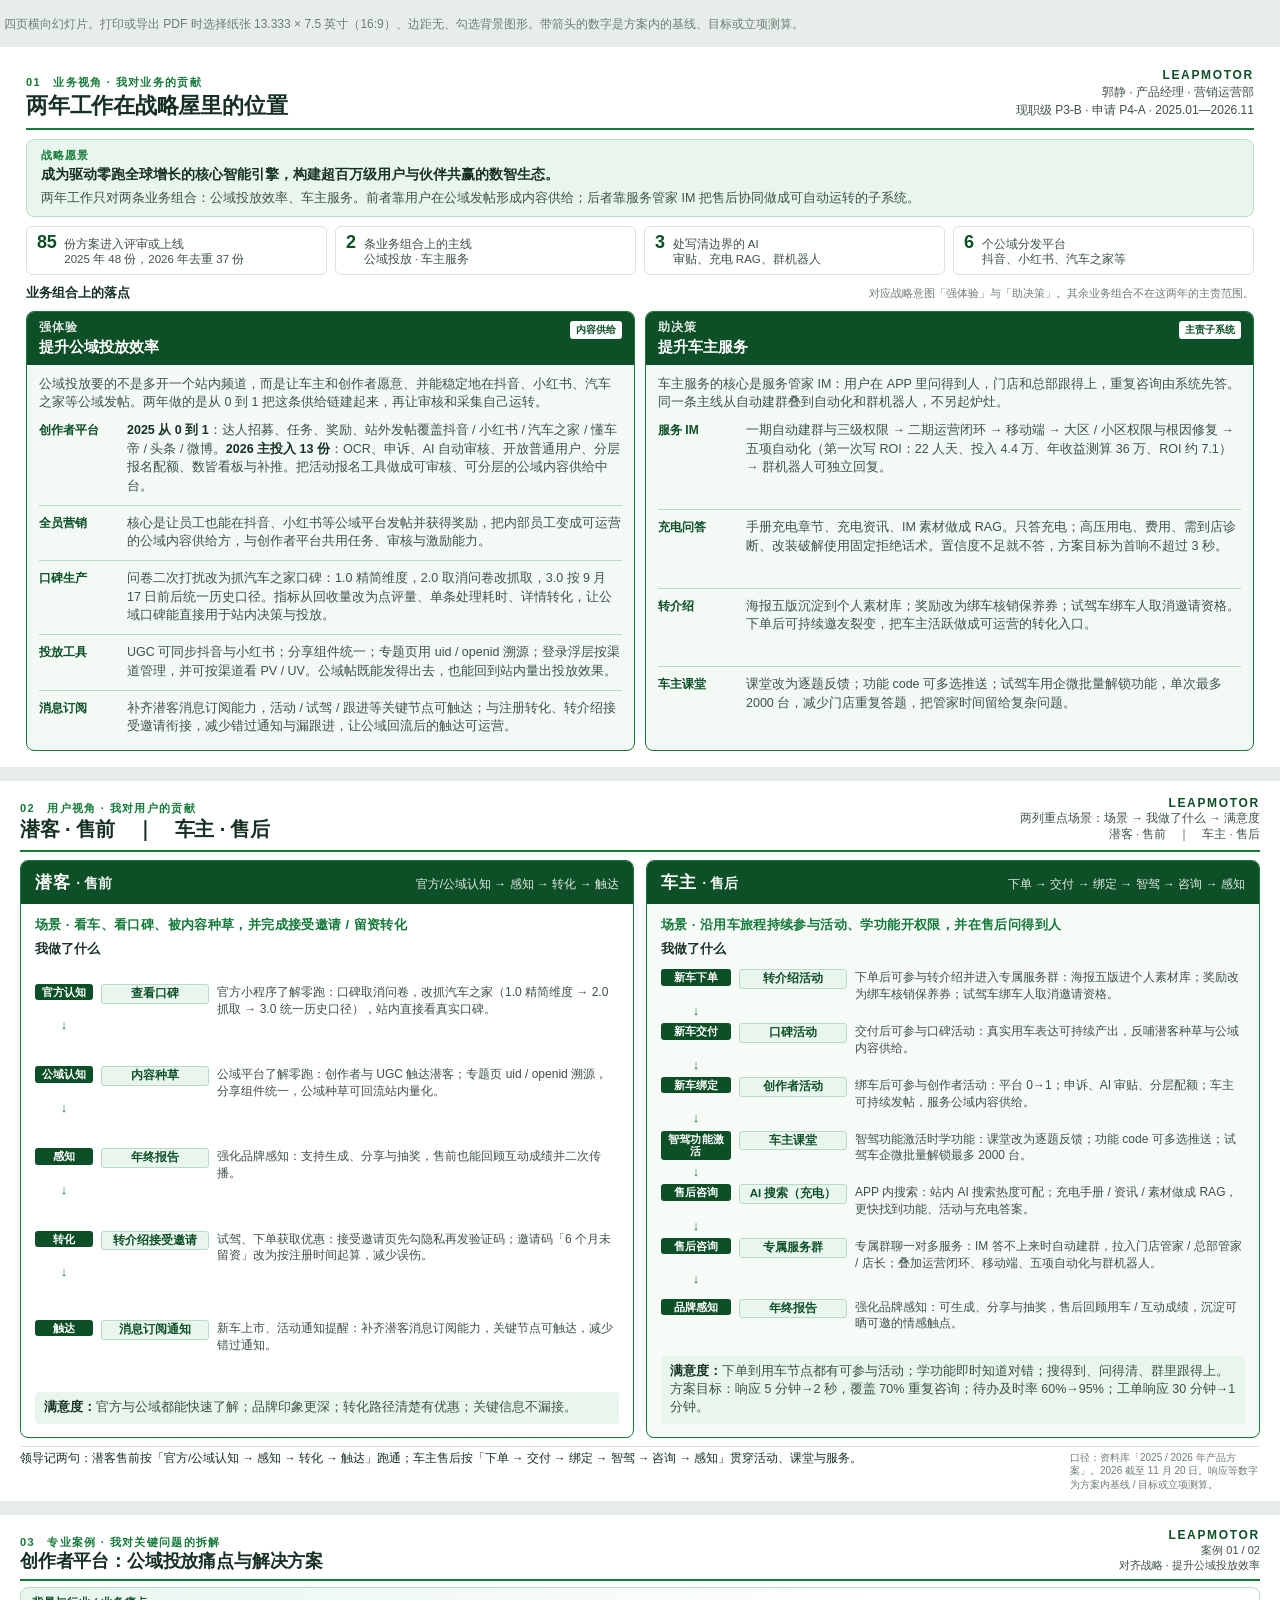
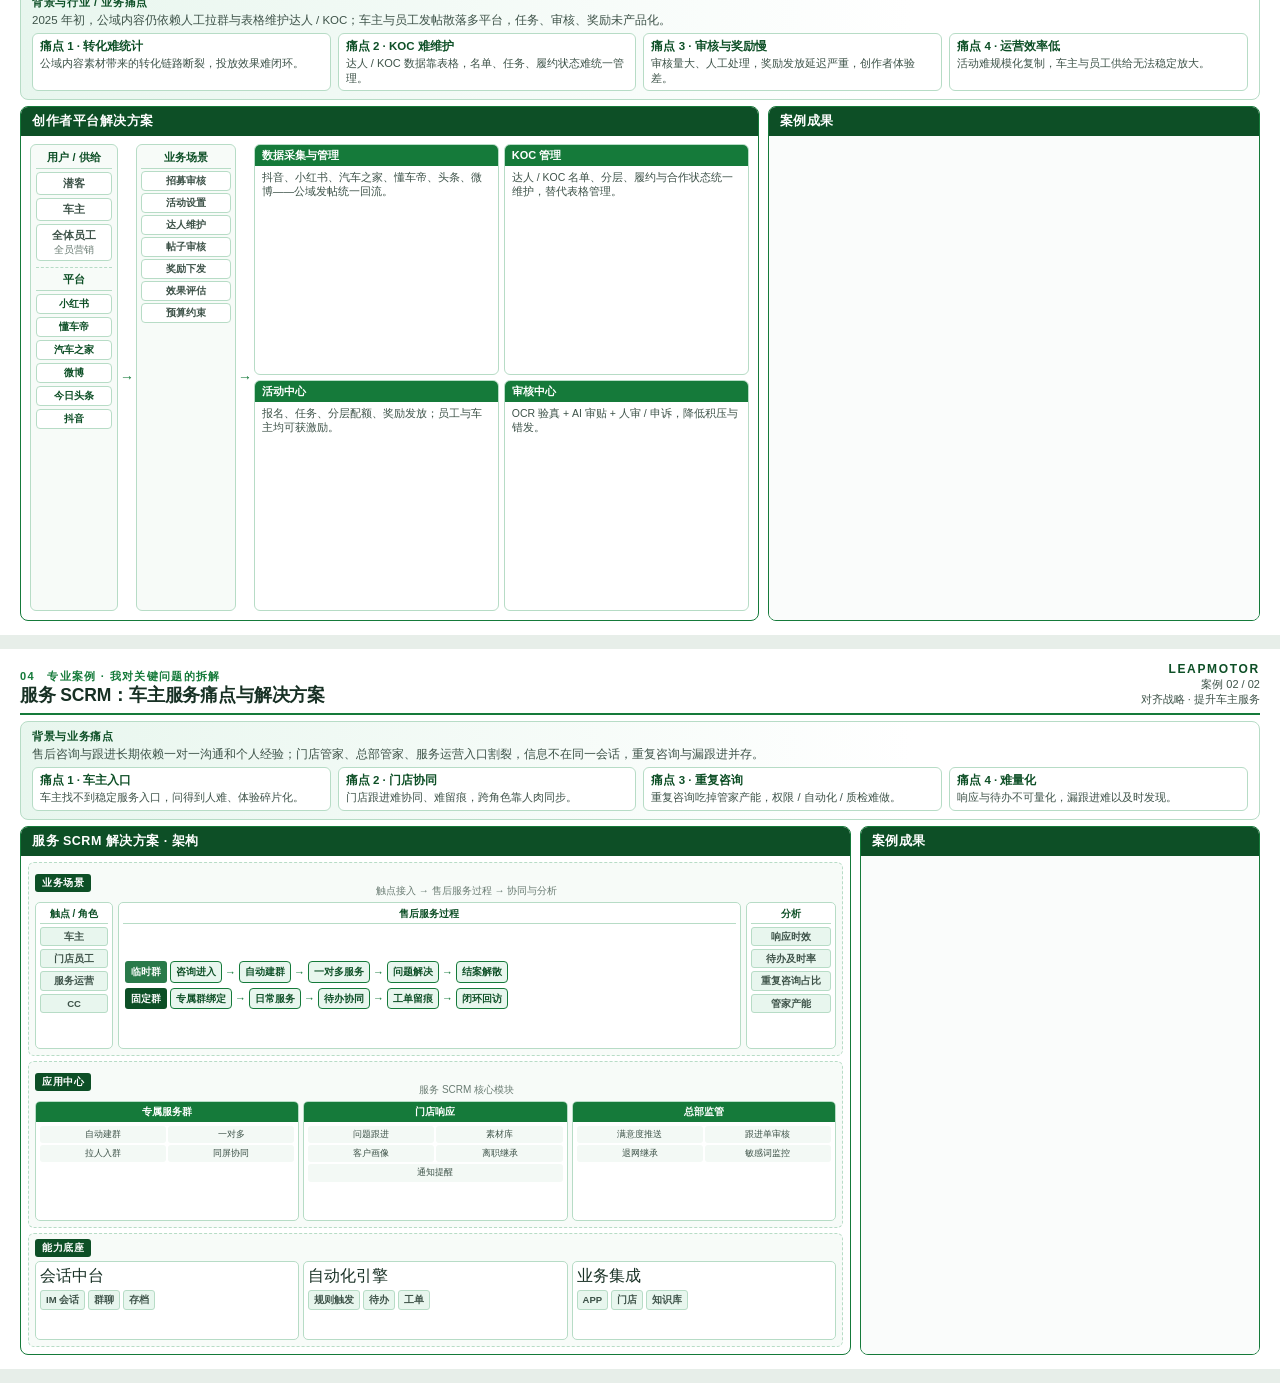
<file: strategy-work-summary.html>
<!DOCTYPE html>
<html lang="zh-CN">
<head>
<meta charset="utf-8">
<meta name="viewport" content="width=device-width, initial-scale=1">
<title>两年工作总结 · 战略对齐 · 郭静</title>
<style>
  :root {
    --g: #157a3a;
    --gd: #0d4f26;
    --gs: #e8f6ee;
    --gm: #b7dcc6;
    --ink: #173024;
    --ink2: #3d5248;
    --ink3: #6b7d74;
    --line: #d5e5db;
    --paper: #ffffff;
    --bg: #e7eee9;
  }
  * { box-sizing: border-box; }
  html, body { margin: 0; padding: 0; }
  body {
    background: var(--bg);
    color: var(--ink);
    font-family: "PingFang SC", "Microsoft YaHei", "Noto Sans SC", "WenQuanYi Micro Hei", "Droid Sans Fallback", sans-serif;
    -webkit-font-smoothing: antialiased;
  }
  @page { size: 13.333in 7.5in; margin: 0; }
  .hint {
    max-width: 13.333in;
    margin: 16px auto 0;
    color: var(--ink3);
    font-size: 12px;
    padding: 0 4px;
  }
  .page {
    width: 13.333in;
    height: 7.5in;
    margin: 14px auto;
    background: var(--paper);
    padding: 20px 26px 16px;
    display: flex;
    flex-direction: column;
    gap: 9px;
    overflow: hidden;
    page-break-after: always;
    break-after: page;
  }
  .page:last-child { page-break-after: auto; break-after: auto; }
  @media print {
    body { background: white; }
    .hint { display: none; }
    .page { margin: 0; }
  }
  * { -webkit-print-color-adjust: exact; print-color-adjust: exact; }

  .top { display: flex; justify-content: space-between; align-items: flex-end; gap: 16px; }
  .kicker {
    font-size: 11px;
    letter-spacing: .12em;
    color: var(--g);
    font-weight: 650;
  }
  h1 {
    margin: 2px 0 0;
    font-size: 22px;
    line-height: 1.25;
    font-weight: 700;
    letter-spacing: -.01em;
  }
  .who { text-align: right; font-size: 12px; color: var(--ink2); line-height: 1.45; }
  .who b {
    display: block;
    color: var(--gd);
    letter-spacing: .14em;
    font-size: 12px;
    font-weight: 750;
  }
  .rule { height: 2px; background: var(--g); border: 0; margin: 0; }

  .roof {
    background: var(--gs);
    border: 1px solid var(--gm);
    border-radius: 8px;
    padding: 8px 14px 9px;
  }
  .roof .lab { font-size: 11px; color: var(--g); font-weight: 700; letter-spacing: .08em; }
  .roof h2 { margin: 2px 0 4px; font-size: 14px; font-weight: 650; line-height: 1.4; }
  .roof p { margin: 0; font-size: 12.5px; color: var(--ink2); line-height: 1.45; }

  .stats { display: grid; grid-template-columns: repeat(4, 1fr); gap: 8px; }
  .stat {
    border: 1px solid var(--line);
    border-radius: 6px;
    padding: 5px 10px 6px;
    display: flex;
    align-items: baseline;
    gap: 8px;
  }
  .stat .n {
    font-variant-numeric: tabular-nums;
    font-size: 18px;
    font-weight: 720;
    color: var(--gd);
    letter-spacing: -.02em;
  }
  .stat .l { font-size: 11.5px; color: var(--ink2); line-height: 1.35; }

  .sec {
    display: flex;
    align-items: baseline;
    justify-content: space-between;
    gap: 12px;
  }
  .sec h3 { margin: 0; font-size: 13px; font-weight: 700; }
  .sec span { font-size: 11px; color: var(--ink3); }

  .two {
    flex: 1;
    min-height: 0;
    display: grid;
    grid-template-columns: 1fr 1fr;
    gap: 10px;
  }
  .pillar {
    border: 1px solid var(--g);
    border-radius: 8px;
    background: #f3faf6;
    display: flex;
    flex-direction: column;
    min-width: 0;
    overflow: hidden;
  }
  .pillar-hd {
    background: var(--gd);
    color: #fff;
    padding: 7px 12px 8px;
    display: flex;
    align-items: flex-start;
    justify-content: space-between;
    gap: 10px;
  }
  .pillar-hd .intent { font-size: 12px; letter-spacing: .08em; font-weight: 650; opacity: .88; }
  .pillar-hd h3 { margin: 2px 0 0; font-size: 15px; font-weight: 750; line-height: 1.25; }
  .pillar-hd .flag {
    flex-shrink: 0;
    font-size: 10px;
    color: var(--gd);
    background: #fff;
    border-radius: 3px;
    padding: 2px 6px;
    font-weight: 700;
    margin-top: 2px;
  }
  .pillar-bd {
    padding: 10px 12px 12px;
    display: flex;
    flex-direction: column;
    gap: 9px;
    flex: 1;
  }
  .why { margin: 0; font-size: 12.5px; line-height: 1.5; color: var(--ink2); }
  .lines { display: grid; gap: 8px; flex: 1; }
  .line {
    display: grid;
    grid-template-columns: 78px 1fr;
    gap: 10px;
    align-items: start;
    padding-bottom: 7px;
    border-bottom: 1px solid var(--gm);
  }
  .line:last-child { border-bottom: 0; padding-bottom: 0; }
  .line .tag {
    font-size: 12px;
    font-weight: 750;
    color: var(--gd);
    line-height: 1.35;
    padding-top: 1px;
  }
  .line p { margin: 0; font-size: 12.5px; line-height: 1.48; color: var(--ink2); }
  .line b { color: var(--ink); font-weight: 680; }

  /* page 2 compact */
  .page-user {
    padding: 14px 20px 10px;
    gap: 8px;
  }
  .page-user h1 { font-size: 20px; margin-top: 1px; }
  .page-user .who { font-size: 11.5px; line-height: 1.35; }
  .page-user .sec {
    display: none;
  }
  .page-user .duo {
    flex: 1 1 auto;
    min-height: 0;
    display: grid;
    grid-template-columns: 1fr 1fr;
    gap: 12px;
    align-items: stretch;
  }
  .page-user .duo-card {
    border: 1.5px solid var(--g);
    border-radius: 8px;
    background: #fff;
    display: flex;
    flex-direction: column;
    min-width: 0;
    min-height: 0;
    height: 100%;
    overflow: hidden;
    box-shadow: 0 1px 0 rgba(13,79,38,.06);
  }
  .page-user .duo-card.soft { background: #f7fbf8; }
  .page-user .duo-hd {
    background: var(--gd);
    color: #fff;
    padding: 10px 14px;
    display: flex;
    align-items: baseline;
    justify-content: space-between;
    gap: 10px;
  }
  .page-user .duo-hd .role {
    font-size: 17px;
    font-weight: 750;
    letter-spacing: .08em;
  }
  .page-user .duo-hd .stage {
    font-size: 14px;
    font-weight: 650;
    opacity: .95;
  }
  .page-user .duo-hd em {
    font-style: normal;
    font-size: 12px;
    font-weight: 500;
    opacity: .88;
  }
  .page-user .duo-bd {
    padding: 12px 14px 13px;
    display: flex;
    flex-direction: column;
    gap: 7px;
    flex: 1 1 auto;
    min-height: 0;
  }
  .page-user .duo-bd .scene {
    font-size: 13px;
    font-weight: 750;
    color: var(--g);
    letter-spacing: .03em;
    line-height: 1.4;
  }
  .page-user .duo-bd .do-label {
    margin: 0;
    font-size: 12.5px;
    font-weight: 700;
    color: var(--ink);
  }
  .page-user .duo-bd .do {
    margin: 0;
    padding-left: 0;
    list-style: none;
    font-size: 12.5px;
    line-height: 1.48;
    color: var(--ink2);
    flex: 1 1 auto;
    display: flex;
    flex-direction: column;
    justify-content: flex-start;
    gap: 0;
    min-height: 0;
  }
  .page-user .duo-bd .do li {
    margin: 0;
    flex: 1 1 0;
    display: flex;
    flex-direction: column;
    justify-content: center;
    padding: 2px 0 0;
    border-bottom: 0;
  }
  .page-user .duo-bd .do-flow .row {
    display: grid;
    grid-template-columns: 58px 108px 1fr;
    gap: 8px;
    align-items: start;
  }
  .page-user .duo-bd .do-flow .st {
    display: inline-flex;
    align-items: center;
    justify-content: center;
    font-size: 10.5px;
    font-weight: 750;
    color: #fff;
    background: var(--gd);
    border-radius: 3px;
    padding: 2px 2px;
    letter-spacing: .02em;
    text-align: center;
    line-height: 1.2;
  }
  .page-user .duo-bd .do-flow .k {
    display: inline-flex;
    align-items: center;
    justify-content: center;
    width: 100%;
    box-sizing: border-box;
    margin-right: 0;
    font-size: 11.5px;
    line-height: 1.2;
    color: var(--gd);
    background: var(--gs);
    border: 1px solid var(--gm);
    border-radius: 3px;
    padding: 2px 4px;
    font-weight: 700;
    text-align: center;
  }
  .page-user .duo-bd .do-flow .anno {
    font-size: 12px;
    line-height: 1.4;
    color: var(--ink2);
  }
  .page-user .duo-bd .do-flow .arr {
    display: flex;
    justify-content: center;
    width: 58px;
    color: var(--g);
    font-size: 13px;
    line-height: 1;
    padding: 1px 0 0;
    font-weight: 700;
  }
  .page-user .duo-bd .do:not(.do-flow) .k {
    display: inline-block;
    font-size: 11.5px;
    line-height: 1.2;
    color: var(--gd);
    background: var(--gs);
    border: 1px solid var(--gm);
    border-radius: 3px;
    padding: 2px 7px;
    font-weight: 700;
    margin-right: 5px;
    vertical-align: 1px;
  }
  .page-user .duo-bd .do:not(.do-flow) li {
    display: flex;
    align-items: center;
    flex-direction: row;
    border-bottom: 1px solid var(--line);
    padding: 4px 0;
  }
  .page-user .duo-bd .do:not(.do-flow) li:last-child {
    border-bottom: 0;
  }
  .page-user .duo-card.soft .do-flow .row {
    grid-template-columns: 70px 108px 1fr;
  }
  .page-user .duo-card.soft .do-flow .arr {
    width: 70px;
  }
  .page-user .duo-bd .sat {
    margin: 8px 0 0;
    flex: 0 0 auto;
    font-size: 12.5px;
    line-height: 1.42;
    color: var(--ink2);
    background: var(--gs);
    border-radius: 4px;
    padding: 7px 9px;
  }
  .page-user .duo-bd .sat b {
    color: var(--ink);
    font-weight: 700;
  }
  .page-user .close {
    padding-top: 4px;
    gap: 10px;
    grid-template-columns: 1fr 190px;
  }
  .page-user .close p { font-size: 11.5px; line-height: 1.35; }
  .page-user .close .note { font-size: 10px; }

  /* case pages: reference layout — pain intro + solution | results */
  .page-case {
    padding: 12px 20px 14px;
    gap: 6px;
  }
  .page-case h1 { font-size: 17.5px; margin-top: 1px; }
  .page-case .who { font-size: 11px; line-height: 1.35; }
  .pain-intro {
    border: 1px solid var(--gm);
    border-radius: 8px;
    background: linear-gradient(90deg, var(--gs), #fff 72%);
    padding: 7px 11px 8px;
  }
  .pain-intro .lab {
    font-size: 11px;
    font-weight: 750;
    color: var(--gd);
    letter-spacing: .06em;
    margin-bottom: 3px;
  }
  .pain-intro .bg {
    margin: 0 0 5px;
    font-size: 11.5px;
    line-height: 1.35;
    color: var(--ink2);
  }
  .pain-grid {
    display: grid;
    grid-template-columns: repeat(3, 1fr);
    gap: 7px;
  }
  .pain-grid.four { grid-template-columns: repeat(4, 1fr); }
  .pain-item {
    background: #fff;
    border: 1px solid var(--gm);
    border-radius: 6px;
    padding: 5px 7px;
  }
  .pain-item .n {
    font-size: 11.5px;
    font-weight: 750;
    color: var(--gd);
    margin-bottom: 2px;
  }
  .pain-item p {
    margin: 0;
    font-size: 11px;
    line-height: 1.3;
    color: var(--ink2);
  }
  .case-main {
    flex: 1;
    min-height: 0;
    display: grid;
    grid-template-columns: 1.2fr 0.8fr;
    gap: 9px;
  }
  .panel {
    border: 1.5px solid var(--g);
    border-radius: 8px;
    background: #fff;
    display: flex;
    flex-direction: column;
    min-width: 0;
    min-height: 0;
    overflow: hidden;
  }
  .panel-hd {
    background: var(--gd);
    color: #fff;
    padding: 6px 11px;
    font-size: 12.5px;
    font-weight: 750;
    letter-spacing: .04em;
  }
  .panel-bd {
    padding: 8px 9px 9px;
    display: flex;
    flex-direction: column;
    gap: 7px;
    flex: 1;
    min-height: 0;
  }
  .sol-flow {
    flex: 1;
    min-height: 0;
    display: grid;
    grid-template-columns: 88px 10px 100px 10px 1fr;
    gap: 0 4px;
    align-items: stretch;
  }
  .sol-col {
    border: 1px solid var(--gm);
    border-radius: 6px;
    background: #f7fbf8;
    padding: 5px 5px;
    display: flex;
    flex-direction: column;
    gap: 3px;
    min-height: 0;
  }
  .sol-col .ttl {
    font-size: 11px;
    font-weight: 750;
    color: var(--gd);
    text-align: center;
    padding-bottom: 3px;
    border-bottom: 1px solid var(--gm);
  }
  .sol-col .ttl-sub {
    margin-top: 3px;
    padding-top: 4px;
    border-top: 1px dashed var(--gm);
    border-bottom: 1px solid var(--gm);
  }
  .sol-col .ch {
    font-size: 11px;
    color: var(--ink2);
    background: #fff;
    border: 1px solid var(--gm);
    border-radius: 4px;
    padding: 4px 5px;
    text-align: center;
    font-weight: 650;
    line-height: 1.2;
  }
  .sol-col .ch.plat {
    font-size: 10px;
    font-weight: 600;
    padding: 3px 4px;
    color: var(--gd);
  }
  .sol-col.agents {
    gap: 2px;
    padding: 5px 4px;
  }
  .sol-col.agents .ch {
    font-size: 10px;
    font-weight: 600;
    padding: 3px 3px;
  }
  .sol-supply {
    overflow: hidden;
  }
  .sol-arrow {
    display: flex;
    align-items: center;
    justify-content: center;
    color: var(--g);
    font-size: 14px;
    font-weight: 700;
  }
  .mod-grid {
    display: grid;
    grid-template-columns: 1fr 1fr;
    gap: 5px;
    flex: 1;
    min-height: 0;
  }
  .mod {
    border: 1px solid var(--gm);
    border-radius: 6px;
    overflow: hidden;
    background: #fff;
    display: flex;
    flex-direction: column;
    min-height: 0;
  }
  .mod .mh {
    background: var(--g);
    color: #fff;
    font-size: 11px;
    font-weight: 750;
    padding: 3px 7px;
  }
  .mod p {
    margin: 0;
    padding: 5px 7px;
    font-size: 10.5px;
    line-height: 1.3;
    color: var(--ink2);
    flex: 1;
  }
  .res-block .lab {
    font-size: 11.5px;
    font-weight: 750;
    color: var(--gd);
    margin-bottom: 2px;
  }
  .res-block p, .res-block ol {
    margin: 0;
    font-size: 11.5px;
    line-height: 1.35;
    color: var(--ink2);
  }
  .res-block ol {
    padding-left: 1.1em;
    display: grid;
    gap: 3px;
  }
  .res-block li b { color: var(--ink); }
  .metrics {
    margin-top: auto;
    display: grid;
    grid-template-columns: repeat(3, 1fr);
    gap: 6px;
  }
  .metric {
    background: var(--gs);
    border: 1px solid var(--g);
    border-radius: 6px;
    padding: 7px 6px 6px;
    text-align: center;
  }
  .metric .v {
    font-size: 18px;
    font-weight: 750;
    color: var(--gd);
    line-height: 1.1;
    font-variant-numeric: tabular-nums;
  }
  .metric .l {
    margin-top: 2px;
    font-size: 10.5px;
    line-height: 1.25;
    color: var(--ink2);
  }
  .case-foot {
    margin: 0;
    font-size: 10px;
    color: var(--ink3);
    line-height: 1.3;
  }
  .panel-empty {
    flex: 1;
    min-height: 0;
    background: #fafcfb;
  }


  /* SCRM — 微丰式分层架构 */
  .page-scrm .case-main {
    grid-template-columns: 1.35fr 0.65fr;
  }
  .wf {
    flex: 1;
    min-height: 0;
    display: flex;
    flex-direction: column;
    gap: 5px;
  }
  .wf-layer {
    border: 1px dashed var(--gm);
    border-radius: 6px;
    background: #f7fbf8;
    padding: 5px 6px 6px;
    min-height: 0;
    display: flex;
    flex-direction: column;
    gap: 4px;
  }
  .wf-layer.l1 { flex: 1.35; }
  .wf-layer.l2 { flex: 1.15; }
  .wf-layer.l3 { flex: 0.75; }
  .wf-flow {
    flex: 1;
    min-height: 0;
    display: flex;
    flex-direction: column;
    justify-content: center;
    gap: 5px;
    padding: 3px 2px;
  }
  .wf-lane {
    display: flex;
    align-items: center;
    gap: 3px;
    min-width: 0;
  }
  .wf-lane .lab {
    flex: 0 0 42px;
    font-size: 9.5px;
    font-weight: 750;
    color: #fff;
    background: var(--gd);
    border-radius: 3px;
    text-align: center;
    padding: 5px 2px;
    line-height: 1.2;
  }
  .wf-lane.tmp .lab { background: #2a7a4a; }
  .wf-lane.fix .lab { background: #0d4f26; }
  .wf-lane .steps {
    flex: 1;
    display: flex;
    flex-wrap: wrap;
    align-items: center;
    gap: 3px 2px;
    min-width: 0;
  }
  .wf-flow .step {
    background: var(--gs);
    border: 1px solid var(--g);
    color: var(--gd);
    font-size: 9.5px;
    font-weight: 700;
    line-height: 1.2;
    padding: 4px 5px;
    border-radius: 4px;
    text-align: center;
    white-space: nowrap;
  }
  .wf-flow .arr {
    color: var(--g);
    font-size: 11px;
    font-weight: 700;
    padding: 0 1px;
  }
  .wf-hd {
    display: flex;
    align-items: center;
    gap: 6px;
  }
  .wf-hd .tag {
    background: var(--gd);
    color: #fff;
    font-size: 10px;
    font-weight: 750;
    letter-spacing: .06em;
    border-radius: 3px;
    padding: 2px 7px;
    white-space:nowrap;
  }
  .wf-hd .hint {
    font-size: 10px;
    color: var(--ink3);
  }
  .wf-row {
    display: grid;
    gap: 5px;
    flex: 1;
    min-height: 0;
  }
  .wf-row.touch {
    grid-template-columns: 78px 1fr 90px;
  }
  .wf-col {
    background: #fff;
    border: 1px solid var(--gm);
    border-radius: 5px;
    padding: 4px;
    min-width: 0;
    display: flex;
    flex-direction: column;
    gap: 3px;
  }
  .wf-col .ct {
    font-size: 10px;
    font-weight: 750;
    color: var(--gd);
    text-align: center;
    padding-bottom: 2px;
    border-bottom: 1px solid var(--gm);
  }
  .wf-chips {
    display: flex;
    flex-wrap: wrap;
    gap: 3px;
    align-content: flex-start;
  }
  .wf-chips span {
    background: var(--gs);
    border: 1px solid var(--gm);
    color: var(--ink2);
    font-size: 9.5px;
    line-height: 1.2;
    padding: 3px 5px;
    border-radius: 3px;
    font-weight: 600;
  }
  .wf-chips.stack {
    flex-direction: column;
    flex-wrap: nowrap;
  }
  .wf-chips.stack span { text-align: center; }
  .wf-apps {
    display: grid;
    grid-template-columns: repeat(3, 1fr);
    gap: 4px;
    flex: 1;
    min-height: 0;
  }
  .wf-app {
    background: #fff;
    border: 1px solid var(--gm);
    border-radius: 5px;
    overflow: hidden;
    display: flex;
    flex-direction: column;
    min-height: 0;
  }
  .wf-app .ah {
    background: var(--g);
    color: #fff;
    font-size: 10px;
    font-weight: 750;
    text-align: center;
    padding: 3px 4px;
  }
  .wf-app .ab {
    padding: 4px;
    display: grid;
    grid-template-columns: 1fr 1fr;
    gap: 2px;
    flex: 1;
    align-content: start;
  }
  .wf-app .ab.store {
    grid-template-columns: 1fr 1fr;
  }
  .wf-app .ab.store i:last-child {
    grid-column: 1 / -1;
  }
  .wf-app .ab i {
    font-style: normal;
    font-size: 9px;
    line-height: 1.25;
    color: var(--ink2);
    background: #f3f9f5;
    border-radius: 3px;
    padding: 3px 4px;
    text-align: center;
  }
  .wf-ai {
    display: grid;
    grid-template-columns: repeat(3, 1fr);
    gap: 4px;
  }
  .wf-ai span {
    background: var(--g);
    color: #fff;
    text-align: center;
    font-size: 10px;
    font-weight: 650;
    border-radius: 4px;
    padding: 6px 4px;
    line-height: 1.25;
  }
  .wf-tech {
    display: grid;
    grid-template-columns: 1fr 1fr 1fr;
    gap: 4px;
    flex: 1;
  }
  .wf-tech .box {
    background: #fff;
    border: 1px solid var(--gm);
    border-radius: 5px;
    padding: 4px;
  }
  .wf-tech .box .ct { margin-bottom: 3px; }


  .matrix {
    flex: 1;
    min-height: 0;
    display: grid;
    grid-template-columns: 64px 1fr 1fr;
    grid-template-rows: 30px minmax(0, 1fr) minmax(0, 1.15fr);
    border: 1px solid var(--gm);
    border-radius: 8px;
    overflow: hidden;
    background: #fff;
  }
  .mx-corner, .mx-col, .mx-row, .mx-cell {
    border-right: 1px solid var(--gm);
    border-bottom: 1px solid var(--gm);
  }
  .matrix > *:nth-child(3n) { border-right: 0; }
  .matrix > *:nth-last-child(-n+3) { border-bottom: 0; }
  .mx-corner { background: var(--gd); }
  .mx-col {
    background: var(--gd);
    color: #fff;
    display: flex;
    align-items: center;
    justify-content: center;
    gap: 10px;
    font-size: 14px;
    font-weight: 750;
    letter-spacing: .08em;
  }
  .mx-col em {
    font-style: normal;
    font-size: 11.5px;
    font-weight: 500;
    opacity: .85;
  }
  .mx-row {
    background: var(--gs);
    display: flex;
    flex-direction: column;
    align-items: center;
    justify-content: center;
    gap: 4px;
    padding: 6px 3px;
    text-align: center;
  }
  .mx-row .role {
    writing-mode: vertical-rl;
    font-size: 16px;
    font-weight: 750;
    color: var(--gd);
    letter-spacing: .16em;
  }
  .mx-row .hint {
    writing-mode: vertical-rl;
    font-size: 10.5px;
    color: var(--ink2);
    letter-spacing: .06em;
  }
  .mx-cell {
    padding: 8px 11px 9px;
    display: flex;
    flex-direction: column;
    gap: 5px;
    min-width: 0;
    min-height: 0;
    overflow: hidden;
    background: #fff;
  }
  .mx-cell.soft { background: #f7fbf8; }
  .mx-cell .scene {
    font-size: 12px;
    font-weight: 750;
    color: var(--g);
    letter-spacing: .03em;
    line-height: 1.35;
  }
  .mx-cell .do .k {
    display: inline-block;
    font-size: 10.5px;
    line-height: 1.2;
    color: var(--gd);
    background: var(--gs);
    border: 1px solid var(--gm);
    border-radius: 3px;
    padding: 1px 5px;
    font-weight: 700;
    margin-right: 4px;
    vertical-align: 1px;
  }
  .mx-cell.empty {
    align-items: center;
    justify-content: center;
    gap: 6px;
    background: #f7faf8;
    border-style: dashed;
  }
  .mx-cell .empty-mark {
    font-size: 28px;
    line-height: 1;
    color: var(--gm);
    font-weight: 300;
  }
  .mx-cell .empty-note {
    font-size: 12px;
    color: var(--muted);
    letter-spacing: .04em;
  }
  .mx-cell .do-label {
    margin: 0;
    font-size: 12px;
    font-weight: 700;
    color: var(--ink);
  }
  .mx-cell .do {
    margin: 0;
    padding-left: 0;
    list-style: none;
    font-size: 11.5px;
    line-height: 1.4;
    color: var(--ink2);
    flex: 1 1 auto;
    min-height: 0;
  }
  .mx-cell .do li { margin: 0 0 4px; padding-left: 0; }
  .mx-cell .do li:last-child { margin-bottom: 0; }
  .mx-cell .sat {
    margin: 0;
    margin-top: auto;
    flex: 0 0 auto;
    font-size: 11.5px;
    line-height: 1.4;
    color: var(--ink2);
    background: var(--gs);
    border-radius: 4px;
    padding: 5px 7px;
  }
  .mx-cell .sat b {
    color: var(--ink);
    font-weight: 700;
  }

  .through {
    display: flex;
    align-items: center;
    gap: 10px;
    flex-wrap: wrap;
    padding: 8px 12px;
    border: 1px solid var(--gm);
    border-radius: 8px;
    background: linear-gradient(90deg, var(--gs), #fff 55%);
  }
  .through .lab {
    font-size: 12.5px;
    font-weight: 750;
    color: var(--gd);
    letter-spacing: .06em;
    white-space: nowrap;
  }
  .through .items {
    display: flex;
    flex-wrap: wrap;
    gap: 6px;
    align-items: center;
  }
  .through .items span {
    font-size: 12px;
    font-weight: 700;
    color: var(--gd);
    background: #fff;
    border: 1px solid var(--gm);
    border-radius: 4px;
    padding: 3px 8px;
  }
  .close {
    border-top: 1px solid var(--line);
    padding-top: 5px;
    display: grid;
    grid-template-columns: 1fr 210px;
    gap: 12px;
    align-items: start;
  }
  .close p { margin: 0; font-size: 12px; line-height: 1.45; }
  .close .note { font-size: 10.5px; color: var(--ink3); line-height: 1.4; }
</style>
</head>
<body>
<p class="hint">四页横向幻灯片。打印或导出 PDF 时选择纸张 13.333 × 7.5 英寸（16:9）、边距无、勾选背景图形。带箭头的数字是方案内的基线、目标或立项测算。</p>

<section class="page">
  <header class="top">
    <div>
      <div class="kicker">01　业务视角 · 我对业务的贡献</div>
      <h1>两年工作在战略屋里的位置</h1>
    </div>
    <div class="who">
      <b>LEAPMOTOR</b>
      郭静 · 产品经理 · 营销运营部<br>
      现职级 P3-B · 申请 P4-A · 2025.01—2026.11
    </div>
  </header>
  <hr class="rule">

  <div class="roof">
    <div class="lab">战略愿景</div>
    <h2>成为驱动零跑全球增长的核心智能引擎，构建超百万级用户与伙伴共赢的数智生态。</h2>
    <p>两年工作只对两条业务组合：公域投放效率、车主服务。前者靠用户在公域发帖形成内容供给；后者靠服务管家 IM 把售后协同做成可自动运转的子系统。</p>
  </div>

  <div class="stats">
    <div class="stat"><span class="n">85</span><span class="l">份方案进入评审或上线<br>2025 年 48 份，2026 年去重 37 份</span></div>
    <div class="stat"><span class="n">2</span><span class="l">条业务组合上的主线<br>公域投放 · 车主服务</span></div>
    <div class="stat"><span class="n">3</span><span class="l">处写清边界的 AI<br>审贴、充电 RAG、群机器人</span></div>
    <div class="stat"><span class="n">6</span><span class="l">个公域分发平台<br>抖音、小红书、汽车之家等</span></div>
  </div>

  <div class="sec">
    <h3>业务组合上的落点</h3>
    <span>对应战略意图「强体验」与「助决策」。其余业务组合不在这两年的主责范围。</span>
  </div>

  <div class="two">
    <article class="pillar">
      <div class="pillar-hd">
        <div>
          <div class="intent">强体验</div>
          <h3>提升公域投放效率</h3>
        </div>
        <span class="flag">内容供给</span>
      </div>
      <div class="pillar-bd">
        <p class="why">公域投放要的不是多开一个站内频道，而是让车主和创作者愿意、并能稳定地在抖音、小红书、汽车之家等公域发帖。两年做的是从 0 到 1 把这条供给链建起来，再让审核和采集自己运转。</p>
        <div class="lines">
          <div class="line">
            <div class="tag">创作者平台</div>
            <p><b>2025 从 0 到 1</b>：达人招募、任务、奖励、站外发帖覆盖抖音 / 小红书 / 汽车之家 / 懂车帝 / 头条 / 微博。<b>2026 主投入 13 份</b>：OCR、申诉、AI 自动审核、开放普通用户、分层报名配额、数皆看板与补推。把活动报名工具做成可审核、可分层的公域内容供给中台。</p>
          </div>
          <div class="line">
            <div class="tag">全员营销</div>
            <p>核心是让员工也能在抖音、小红书等公域平台发帖并获得奖励，把内部员工变成可运营的公域内容供给方，与创作者平台共用任务、审核与激励能力。</p>
          </div>
          <div class="line">
            <div class="tag">口碑生产</div>
            <p>问卷二次打扰改为抓汽车之家口碑：1.0 精简维度，2.0 取消问卷改抓取，3.0 按 9 月 17 日前后统一历史口径。指标从回收量改为点评量、单条处理耗时、详情转化，让公域口碑能直接用于站内决策与投放。</p>
          </div>
          <div class="line">
            <div class="tag">投放工具</div>
            <p>UGC 可同步抖音与小红书；分享组件统一；专题页用 uid / openid 溯源；登录浮层按渠道管理，并可按渠道看 PV / UV。公域帖既能发得出去，也能回到站内量出投放效果。</p>
          </div>
          <div class="line">
            <div class="tag">消息订阅</div>
            <p>补齐潜客消息订阅能力，活动 / 试驾 / 跟进等关键节点可触达；与注册转化、转介绍接受邀请衔接，减少错过通知与漏跟进，让公域回流后的触达可运营。</p>
          </div>
        </div>
      </div>
    </article>

    <article class="pillar">
      <div class="pillar-hd">
        <div>
          <div class="intent">助决策</div>
          <h3>提升车主服务</h3>
        </div>
        <span class="flag">主责子系统</span>
      </div>
      <div class="pillar-bd">
        <p class="why">车主服务的核心是服务管家 IM：用户在 APP 里问得到人，门店和总部跟得上，重复咨询由系统先答。同一条主线从自动建群叠到自动化和群机器人，不另起炉灶。</p>
        <div class="lines">
          <div class="line">
            <div class="tag">服务 IM</div>
            <p>一期自动建群与三级权限 → 二期运营闭环 → 移动端 → 大区 / 小区权限与根因修复 → 五项自动化（第一次写 ROI：22 人天、投入 4.4 万、年收益测算 36 万、ROI 约 7.1）→ 群机器人可独立回复。</p>
          </div>
          <div class="line">
            <div class="tag">充电问答</div>
            <p>手册充电章节、充电资讯、IM 素材做成 RAG。只答充电；高压用电、费用、需到店诊断、改装破解使用固定拒绝话术。置信度不足就不答，方案目标为首响不超过 3 秒。</p>
          </div>
          <div class="line">
            <div class="tag">转介绍</div>
            <p>海报五版沉淀到个人素材库；奖励改为绑车核销保养券；试驾车绑车人取消邀请资格。下单后可持续邀友裂变，把车主活跃做成可运营的转化入口。</p>
          </div>
          <div class="line">
            <div class="tag">车主课堂</div>
            <p>课堂改为逐题反馈；功能 code 可多选推送；试驾车用企微批量解锁功能，单次最多 2000 台，减少门店重复答题，把管家时间留给复杂问题。</p>
          </div>
        </div>
      </div>
    </article>
  </div>
</section>

<section class="page page-user">
  <header class="top">
    <div>
      <div class="kicker">02　用户视角 · 我对用户的贡献</div>
      <h1>潜客 · 售前　｜　车主 · 售后</h1>
    </div>
    <div class="who">
      <b>LEAPMOTOR</b>
      两列重点场景：场景 → 我做了什么 → 满意度<br>
      潜客 · 售前　｜　车主 · 售后
    </div>
  </header>
  <hr class="rule">

  <div class="duo">
    <article class="duo-card">
      <div class="duo-hd">
        <div>
          <span class="role">潜客</span>
          <span class="stage"> · 售前</span>
        </div>
        <em>官方/公域认知 → 感知 → 转化 → 触达</em>
      </div>
      <div class="duo-bd">
        <div class="scene">场景 · 看车、看口碑、被内容种草，并完成接受邀请 / 留资转化</div>
        <p class="do-label">我做了什么</p>
        <ul class="do do-flow">
          <li>
            <div class="row"><span class="st">官方认知</span><span class="k">查看口碑</span><span class="anno">官方小程序了解零跑：口碑取消问卷，改抓汽车之家（1.0 精简维度 → 2.0 抓取 → 3.0 统一历史口径），站内直接看真实口碑。</span></div>
            <div class="arr">↓</div>
          </li>
          <li>
            <div class="row"><span class="st">公域认知</span><span class="k">内容种草</span><span class="anno">公域平台了解零跑：创作者与 UGC 触达潜客；专题页 uid / openid 溯源，分享组件统一，公域种草可回流站内量化。</span></div>
            <div class="arr">↓</div>
          </li>
          <li>
            <div class="row"><span class="st">感知</span><span class="k">年终报告</span><span class="anno">强化品牌感知：支持生成、分享与抽奖，售前也能回顾互动成绩并二次传播。</span></div>
            <div class="arr">↓</div>
          </li>
          <li>
            <div class="row"><span class="st">转化</span><span class="k">转介绍接受邀请</span><span class="anno">试驾、下单获取优惠：接受邀请页先勾隐私再发验证码；邀请码「6 个月未留资」改为按注册时间起算，减少误伤。</span></div>
            <div class="arr">↓</div>
          </li>
          <li>
            <div class="row"><span class="st">触达</span><span class="k">消息订阅通知</span><span class="anno">新车上市、活动通知提醒：补齐潜客消息订阅能力，关键节点可触达，减少错过通知。</span></div>
          </li>
        </ul>
        <p class="sat"><b>满意度：</b>官方与公域都能快速了解；品牌印象更深；转化路径清楚有优惠；关键信息不漏接。</p>
      </div>
    </article>

    <article class="duo-card soft">
      <div class="duo-hd">
        <div>
          <span class="role">车主</span>
          <span class="stage"> · 售后</span>
        </div>
        <em>下单 → 交付 → 绑定 → 智驾 → 咨询 → 感知</em>
      </div>
      <div class="duo-bd">
        <div class="scene">场景 · 沿用车旅程持续参与活动、学功能开权限，并在售后问得到人</div>
        <p class="do-label">我做了什么</p>
        <ul class="do do-flow">
          <li>
            <div class="row"><span class="st">新车下单</span><span class="k">转介绍活动</span><span class="anno">下单后可参与转介绍并进入专属服务群：海报五版进个人素材库；奖励改为绑车核销保养券；试驾车绑车人取消邀请资格。</span></div>
            <div class="arr">↓</div>
          </li>
          <li>
            <div class="row"><span class="st">新车交付</span><span class="k">口碑活动</span><span class="anno">交付后可参与口碑活动：真实用车表达可持续产出，反哺潜客种草与公域内容供给。</span></div>
            <div class="arr">↓</div>
          </li>
          <li>
            <div class="row"><span class="st">新车绑定</span><span class="k">创作者活动</span><span class="anno">绑车后可参与创作者活动：平台 0→1；申诉、AI 审贴、分层配额；车主可持续发帖，服务公域内容供给。</span></div>
            <div class="arr">↓</div>
          </li>
          <li>
            <div class="row"><span class="st">智驾功能激活</span><span class="k">车主课堂</span><span class="anno">智驾功能激活时学功能：课堂改为逐题反馈；功能 code 可多选推送；试驾车企微批量解锁最多 2000 台。</span></div>
            <div class="arr">↓</div>
          </li>
          <li>
            <div class="row"><span class="st">售后咨询</span><span class="k">AI 搜索（充电）</span><span class="anno">APP 内搜索：站内 AI 搜索热度可配；充电手册 / 资讯 / 素材做成 RAG，更快找到功能、活动与充电答案。</span></div>
            <div class="arr">↓</div>
          </li>
          <li>
            <div class="row"><span class="st">售后咨询</span><span class="k">专属服务群</span><span class="anno">专属群聊一对多服务：IM 答不上来时自动建群，拉入门店管家 / 总部管家 / 店长；叠加运营闭环、移动端、五项自动化与群机器人。</span></div>
            <div class="arr">↓</div>
          </li>
          <li>
            <div class="row"><span class="st">品牌感知</span><span class="k">年终报告</span><span class="anno">强化品牌感知：可生成、分享与抽奖，售后回顾用车 / 互动成绩，沉淀可晒可邀的情感触点。</span></div>
          </li>
        </ul>
        <p class="sat"><b>满意度：</b>下单到用车节点都有可参与活动；学功能即时知道对错；搜得到、问得清、群里跟得上。方案目标：响应 5 分钟→2 秒，覆盖 70% 重复咨询；待办及时率 60%→95%；工单响应 30 分钟→1 分钟。</p>
      </div>
    </article>
  </div>


  <footer class="close">
    <p>领导记两句：潜客售前按「官方/公域认知 → 感知 → 转化 → 触达」跑通；车主售后按「下单 → 交付 → 绑定 → 智驾 → 咨询 → 感知」贯穿活动、课堂与服务。</p>
    <p class="note">口径：资料库「2025 / 2026 年产品方案」。2026 截至 11 月 20 日。响应等数字为方案内基线 / 目标或立项测算。</p>
  </footer>
</section>

<section class="page page-case">
  <header class="top">
    <div>
      <div class="kicker">03　专业案例 · 我对关键问题的拆解</div>
      <h1>创作者平台：公域投放痛点与解决方案</h1>
    </div>
    <div class="who">
      <b>LEAPMOTOR</b>
      案例 01 / 02<br>
      对齐战略 · 提升公域投放效率
    </div>
  </header>
  <hr class="rule">

  <div class="pain-intro">
    <div class="lab">背景与行业 / 业务痛点</div>
    <p class="bg">2025 年初，公域内容仍依赖人工拉群与表格维护达人 / KOC；车主与员工发帖散落多平台，任务、审核、奖励未产品化。</p>
    <div class="pain-grid four">
      <div class="pain-item"><div class="n">痛点 1 · 转化难统计</div><p>公域内容素材带来的转化链路断裂，投放效果难闭环。</p></div>
      <div class="pain-item"><div class="n">痛点 2 · KOC 难维护</div><p>达人 / KOC 数据靠表格，名单、任务、履约状态难统一管理。</p></div>
      <div class="pain-item"><div class="n">痛点 3 · 审核与奖励慢</div><p>审核量大、人工处理，奖励发放延迟严重，创作者体验差。</p></div>
      <div class="pain-item"><div class="n">痛点 4 · 运营效率低</div><p>活动难规模化复制，车主与员工供给无法稳定放大。</p></div>
    </div>
  </div>

  <div class="case-main">
    <section class="panel">
      <div class="panel-hd">创作者平台解决方案</div>
      <div class="panel-bd">
        <div class="sol-flow">
          <div class="sol-col sol-supply">
            <div class="ttl">用户 / 供给</div>
            <div class="ch">潜客</div>
            <div class="ch">车主</div>
            <div class="ch">全体员工<br><em style="font-style:normal;font-weight:500;color:var(--ink3);font-size:10px;">全员营销</em></div>
            <div class="ttl ttl-sub">平台</div>
            <div class="ch plat">小红书</div>
            <div class="ch plat">懂车帝</div>
            <div class="ch plat">汽车之家</div>
            <div class="ch plat">微博</div>
            <div class="ch plat">今日头条</div>
            <div class="ch plat">抖音</div>
          </div>
          <div class="sol-arrow">→</div>
          <div class="sol-col agents">
            <div class="ttl">业务场景</div>
            <div class="ch">招募审核</div>
            <div class="ch">活动设置</div>
            <div class="ch">达人维护</div>
            <div class="ch">帖子审核</div>
            <div class="ch">奖励下发</div>
            <div class="ch">效果评估</div>
            <div class="ch">预算约束</div>
          </div>
          <div class="sol-arrow">→</div>
          <div class="sol-col" style="padding:0;background:transparent;border:0;">
            <div class="mod-grid" style="height:100%;">
              <div class="mod"><div class="mh">数据采集与管理</div><p>抖音、小红书、汽车之家、懂车帝、头条、微博——公域发帖统一回流。</p></div>
              <div class="mod"><div class="mh">KOC 管理</div><p>达人 / KOC 名单、分层、履约与合作状态统一维护，替代表格管理。</p></div>
              <div class="mod"><div class="mh">活动中心</div><p>报名、任务、分层配额、奖励发放；员工与车主均可获激励。</p></div>
              <div class="mod"><div class="mh">审核中心</div><p>OCR 验真 + AI 审贴 + 人审 / 申诉，降低积压与错发。</p></div>
            </div>
          </div>
        </div>
      </div>
    </section>

    <section class="panel">
      <div class="panel-hd">案例成果</div>
      <div class="panel-bd panel-empty"></div>
    </section>
  </div>
</section>

<section class="page page-case page-scrm">
  <header class="top">
    <div>
      <div class="kicker">04　专业案例 · 我对关键问题的拆解</div>
      <h1>服务 SCRM：车主服务痛点与解决方案</h1>
    </div>
    <div class="who">
      <b>LEAPMOTOR</b>
      案例 02 / 02<br>
      对齐战略 · 提升车主服务
    </div>
  </header>
  <hr class="rule">

  <div class="pain-intro">
    <div class="lab">背景与业务痛点</div>
    <p class="bg">售后咨询与跟进长期依赖一对一沟通和个人经验；门店管家、总部管家、服务运营入口割裂，信息不在同一会话，重复咨询与漏跟进并存。</p>
    <div class="pain-grid four">
      <div class="pain-item"><div class="n">痛点 1 · 车主入口</div><p>车主找不到稳定服务入口，问得到人难、体验碎片化。</p></div>
      <div class="pain-item"><div class="n">痛点 2 · 门店协同</div><p>门店跟进难协同、难留痕，跨角色靠人肉同步。</p></div>
      <div class="pain-item"><div class="n">痛点 3 · 重复咨询</div><p>重复咨询吃掉管家产能，权限 / 自动化 / 质检难做。</p></div>
      <div class="pain-item"><div class="n">痛点 4 · 难量化</div><p>响应与待办不可量化，漏跟进难以及时发现。</p></div>
    </div>
  </div>

  <div class="case-main">
    <section class="panel">
      <div class="panel-hd">服务 SCRM 解决方案 · 架构</div>
      <div class="panel-bd" style="padding:6px 7px 7px;">
        <div class="wf">
          <div class="wf-layer l1">
            <div class="wf-hd"><span class="tag">业务场景</span><span class="hint">触点接入 → 售后服务过程 → 协同与分析</span></div>
            <div class="wf-row touch">
              <div class="wf-col">
                <div class="ct">触点 / 角色</div>
                <div class="wf-chips stack">
                  <span>车主</span>
                  <span>门店员工</span>
                  <span>服务运营</span>
                  <span>CC</span>
                </div>
              </div>
              <div class="wf-col">
                <div class="ct">售后服务过程</div>
                <div class="wf-flow">
                  <div class="wf-lane tmp">
                    <div class="lab">临时群</div>
                    <div class="steps">
                      <span class="step">咨询进入</span><span class="arr">→</span>
                      <span class="step">自动建群</span><span class="arr">→</span>
                      <span class="step">一对多服务</span><span class="arr">→</span>
                      <span class="step">问题解决</span><span class="arr">→</span>
                      <span class="step">结案解散</span>
                    </div>
                  </div>
                  <div class="wf-lane fix">
                    <div class="lab">固定群</div>
                    <div class="steps">
                      <span class="step">专属群绑定</span><span class="arr">→</span>
                      <span class="step">日常服务</span><span class="arr">→</span>
                      <span class="step">待办协同</span><span class="arr">→</span>
                      <span class="step">工单留痕</span><span class="arr">→</span>
                      <span class="step">闭环回访</span>
                    </div>
                  </div>
                </div>
              </div>
              <div class="wf-col">
                <div class="ct">分析</div>
                <div class="wf-chips stack">
                  <span>响应时效</span>
                  <span>待办及时率</span>
                  <span>重复咨询占比</span>
                  <span>管家产能</span>
                </div>
              </div>
            </div>
          </div>

          <div class="wf-layer l2">
            <div class="wf-hd"><span class="tag">应用中心</span><span class="hint">服务 SCRM 核心模块</span></div>
            <div class="wf-apps">
              <div class="wf-app">
                <div class="ah">专属服务群</div>
                <div class="ab">
                  <i>自动建群</i><i>一对多</i>
                  <i>拉人入群</i><i>同屏协同</i>
                </div>
              </div>
              <div class="wf-app">
                <div class="ah">门店响应</div>
                <div class="ab store">
                  <i>问题跟进</i><i>素材库</i>
                  <i>客户画像</i><i>离职继承</i>
                  <i>通知提醒</i>
                </div>
              </div>
              <div class="wf-app">
                <div class="ah">总部监管</div>
                <div class="ab hq">
                  <i>满意度推送</i><i>跟进单审核</i>
                  <i>退网继承</i><i>敏感词监控</i>
                </div>
              </div>
            </div>
          </div>

          <div class="wf-layer l3">
            <div class="wf-hd"><span class="tag">能力底座</span></div>
            <div class="wf-tech">
              <div class="box">
                <div class="ct">会话中台</div>
                <div class="wf-chips"><span>IM 会话</span><span>群聊</span><span>存档</span></div>
              </div>
              <div class="box">
                <div class="ct">自动化引擎</div>
                <div class="wf-chips"><span>规则触发</span><span>待办</span><span>工单</span></div>
              </div>
              <div class="box">
                <div class="ct">业务集成</div>
                <div class="wf-chips"><span>APP</span><span>门店</span><span>知识库</span></div>
              </div>
            </div>
          </div>
        </div>
      </div>
    </section>

    <section class="panel">
      <div class="panel-hd">案例成果</div>
      <div class="panel-bd panel-empty"></div>
    </section>
  </div>
</section>
</body>
</html>
</file>
